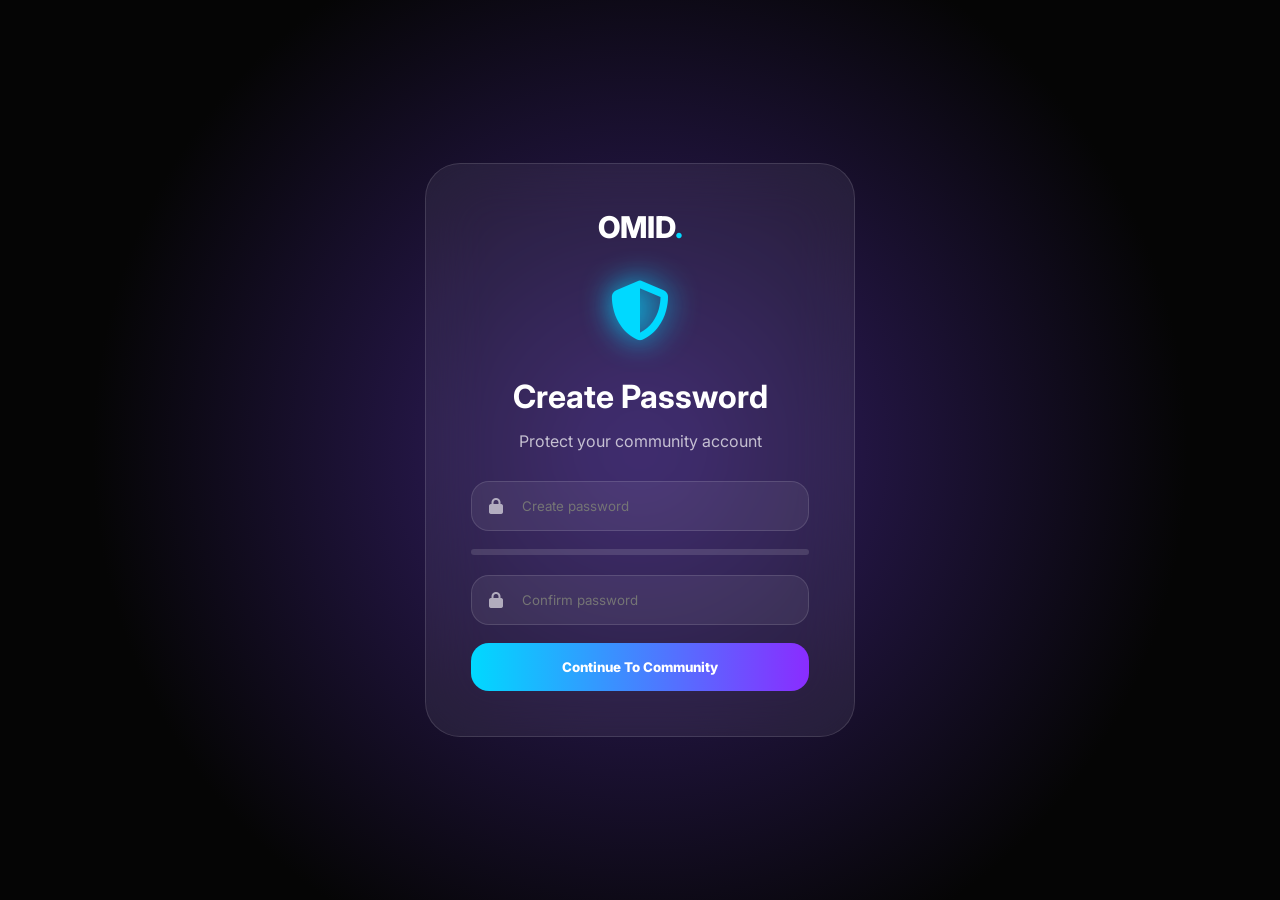
<file: create-password.html>
<!-- create-password.html -->

<!DOCTYPE html>

<html lang="en">

<head>

<meta charset="UTF-8">

<meta name="viewport" content="width=device-width, initial-scale=1.0">

<title>Create Password | OMID Community</title>

<link rel="stylesheet"
href="https://cdnjs.cloudflare.com/ajax/libs/font-awesome/6.5.0/css/all.min.css">

<style>

@import url('https://fonts.googleapis.com/css2?family=Inter:wght@400;700;800&display=swap');


*{
margin:0;
padding:0;
box-sizing:border-box;
font-family:Inter,sans-serif;
}


body{

height:100vh;

display:flex;
justify-content:center;
align-items:center;

background:
radial-gradient(circle,#36206b,#050505 70%);

color:white;

}


.card{

width:430px;

padding:45px;

background:#ffffff10;

border:
1px solid #ffffff20;

backdrop-filter:blur(30px);

border-radius:35px;

text-align:center;

}


.logo{

font-size:30px;
font-weight:800;

}


.logo span{

color:#00d9ff;

}


.lock{

font-size:60px;

margin:30px;

color:#00d9ff;

text-shadow:
0 0 30px #00d9ff;

}


h1{

margin-bottom:15px;

}


p{

opacity:.7;
margin-bottom:30px;

}


.input{

position:relative;

}


.input i{

position:absolute;

left:18px;

top:17px;

opacity:.6;

}


input{

width:100%;

padding:16px 50px;

margin-bottom:18px;

background:#ffffff10;

border:1px solid #ffffff20;

border-radius:18px;

color:white;

outline:none;

}


.strength{

height:6px;

background:#ffffff20;

border-radius:10px;

margin-bottom:20px;

overflow:hidden;

}


#bar{

height:100%;

width:0%;

transition:.3s;

}


button{

width:100%;

padding:16px;

border:none;

border-radius:18px;

background:
linear-gradient(90deg,#00d9ff,#8a2cff);

color:white;

font-weight:800;

cursor:pointer;

}


</style>

</head>

<body>

<div class="card">

<div class="logo">

OMID<span>.</span>

</div>

<div class="lock">

<i class="fa-solid fa-shield-halved"></i>

</div>

<h1>
Create Password
</h1>

<p>
Protect your community account
</p>

<div class="input">

<i class="fa-solid fa-lock"></i>

<input 
id="password"
type="password"
placeholder="Create password">

</div>

<div class="strength">

<div id="bar"></div>

</div>

<div class="input">

<i class="fa-solid fa-lock"></i>

<input 
id="confirmPassword"
type="password"
placeholder="Confirm password">

</div>

<button id="continueBtn">

Continue To Community

</button>

</div>

<script>

password.oninput=()=>{

let length=password.value.length;

bar.style.width=
Math.min(length*12.5,100)+"%";

bar.style.background=
length<5?
"red":
length<8?
"orange":
"#00ff99";

};


</script>

</body>

</html>
</file>
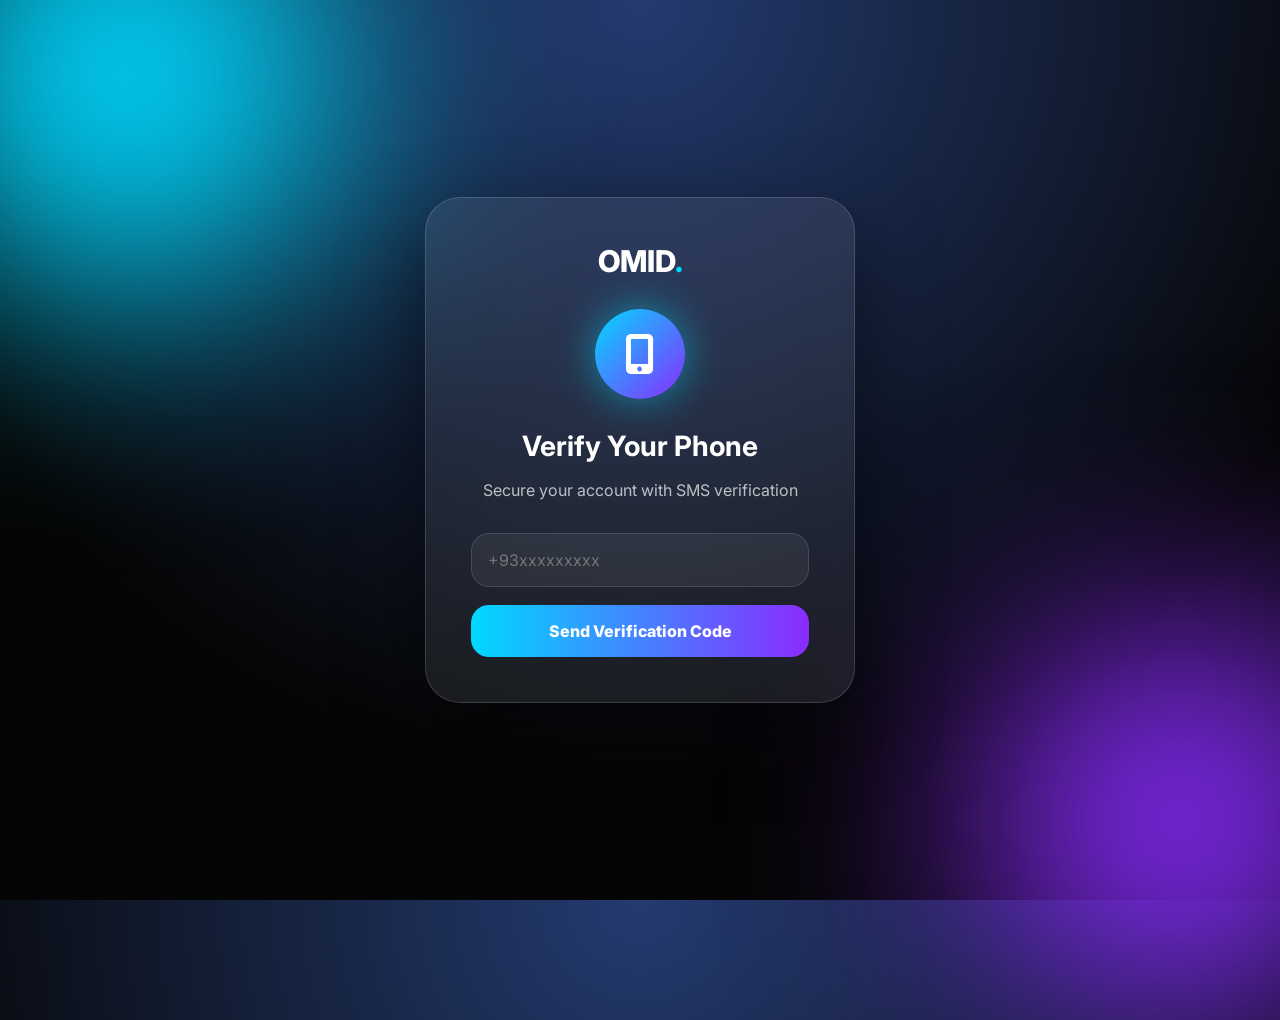
<file: verify-phone.html>
<!-- verify-phone.html -->

<!DOCTYPE html>

<html lang="en">
<head>

<meta charset="UTF-8">
<meta name="viewport" content="width=device-width, initial-scale=1.0">

<title>Verify Phone | OMID Community</title>

<link rel="stylesheet" href="https://cdnjs.cloudflare.com/ajax/libs/font-awesome/6.5.0/css/all.min.css">

<style>

@import url('https://fonts.googleapis.com/css2?family=Inter:wght@400;600;800&display=swap');


*{
margin:0;
padding:0;
box-sizing:border-box;
font-family:Inter,sans-serif;
}


body{

height:100vh;
display:flex;
align-items:center;
justify-content:center;

background:
radial-gradient(circle at top,#243b70,#050505 70%);

color:white;
overflow:hidden;

}


body::before,
body::after{

content:"";
position:absolute;
border-radius:50%;
filter:blur(120px);
z-index:0;

}


body::before{

width:450px;
height:450px;
background:#00d9ff;
top:-150px;
left:-100px;

}


body::after{

width:400px;
height:400px;
background:#8a2cff;
bottom:-120px;
right:-100px;

}


.container{

position:relative;
z-index:2;

width:430px;

padding:45px;

background:
rgba(255,255,255,.08);

border:
1px solid rgba(255,255,255,.15);

backdrop-filter:blur(30px);

border-radius:35px;

box-shadow:
0 30px 80px rgba(0,0,0,.5);

text-align:center;

}


.logo{

font-size:30px;
font-weight:800;

}


.logo span{

color:#00d9ff;

}


.icon{

margin:30px auto;

width:90px;
height:90px;

display:flex;
align-items:center;
justify-content:center;

border-radius:50%;

background:
linear-gradient(135deg,#00d9ff,#8a2cff);

font-size:40px;

box-shadow:
0 0 40px #00d9ff88;

}


h1{

font-size:28px;
margin-bottom:15px;

}


p{

opacity:.7;
line-height:1.6;
margin-bottom:30px;

}


input{

width:100%;

padding:16px;

margin-bottom:18px;

border-radius:18px;

border:1px solid #ffffff20;

background:#ffffff10;

color:white;

outline:none;

font-size:16px;

}


input:focus{

border-color:#00d9ff;

box-shadow:
0 0 20px #00d9ff55;

}


button{

width:100%;

padding:16px;

border:none;

border-radius:18px;

background:
linear-gradient(90deg,#00d9ff,#8a2cff);

color:white;

font-weight:800;

cursor:pointer;

font-size:16px;

transition:.3s;

}


button:hover{

transform:translateY(-3px);

box-shadow:
0 15px 30px #00d9ff55;

}


#code-section{

display:none;

}


</style>

</head>

<body>

<div class="container">

<div class="logo">
OMID<span>.</span>
</div>

<div class="icon">
<i class="fa-solid fa-mobile-screen-button"></i>
</div>

<h1>
Verify Your Phone
</h1>

<p>
Secure your account with SMS verification
</p>

<input 
id="phone"
placeholder="+93xxxxxxxxx">

<button id="sendCode">

Send Verification Code

</button>

<div id="code-section">

<br>

<input
id="verificationCode"
placeholder="Enter SMS Code">

<button id="verifyCode">

Verify Phone

</button>

</div>

</div>

</body>
</html>
</file>
